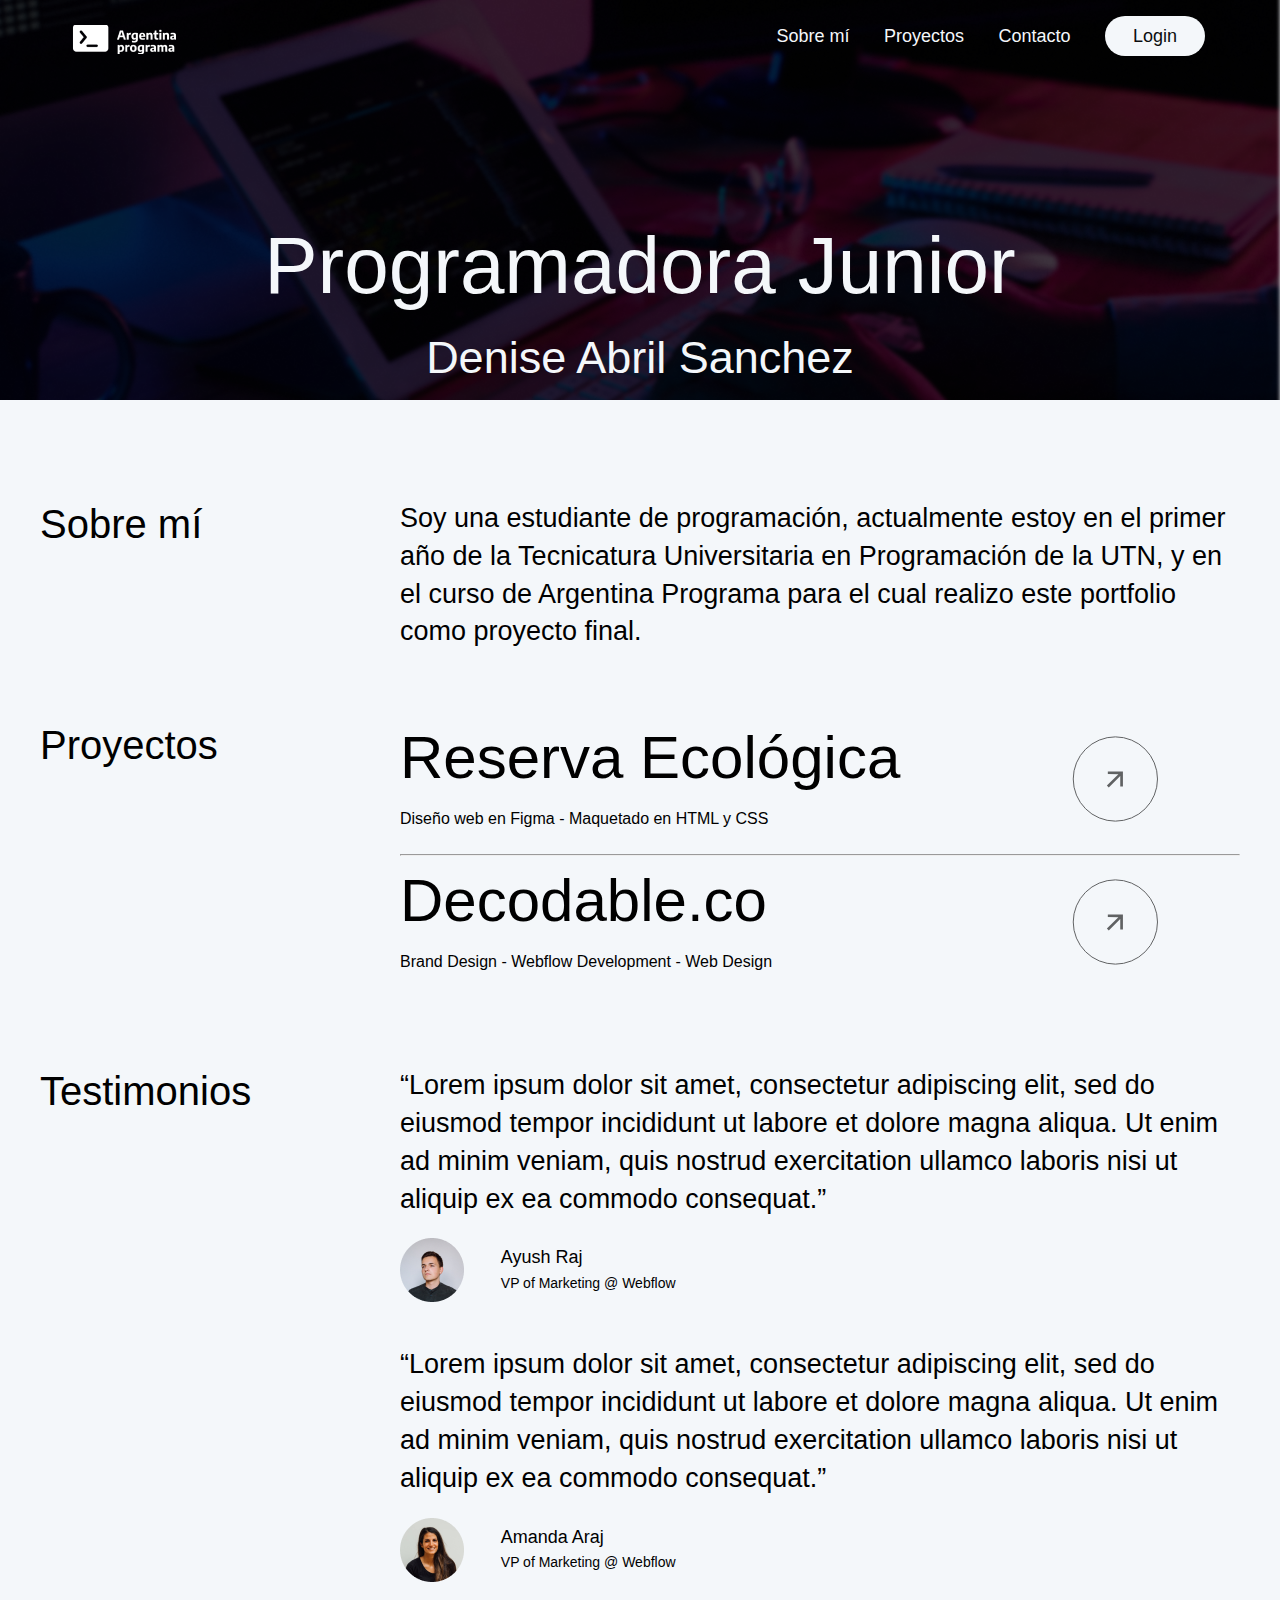
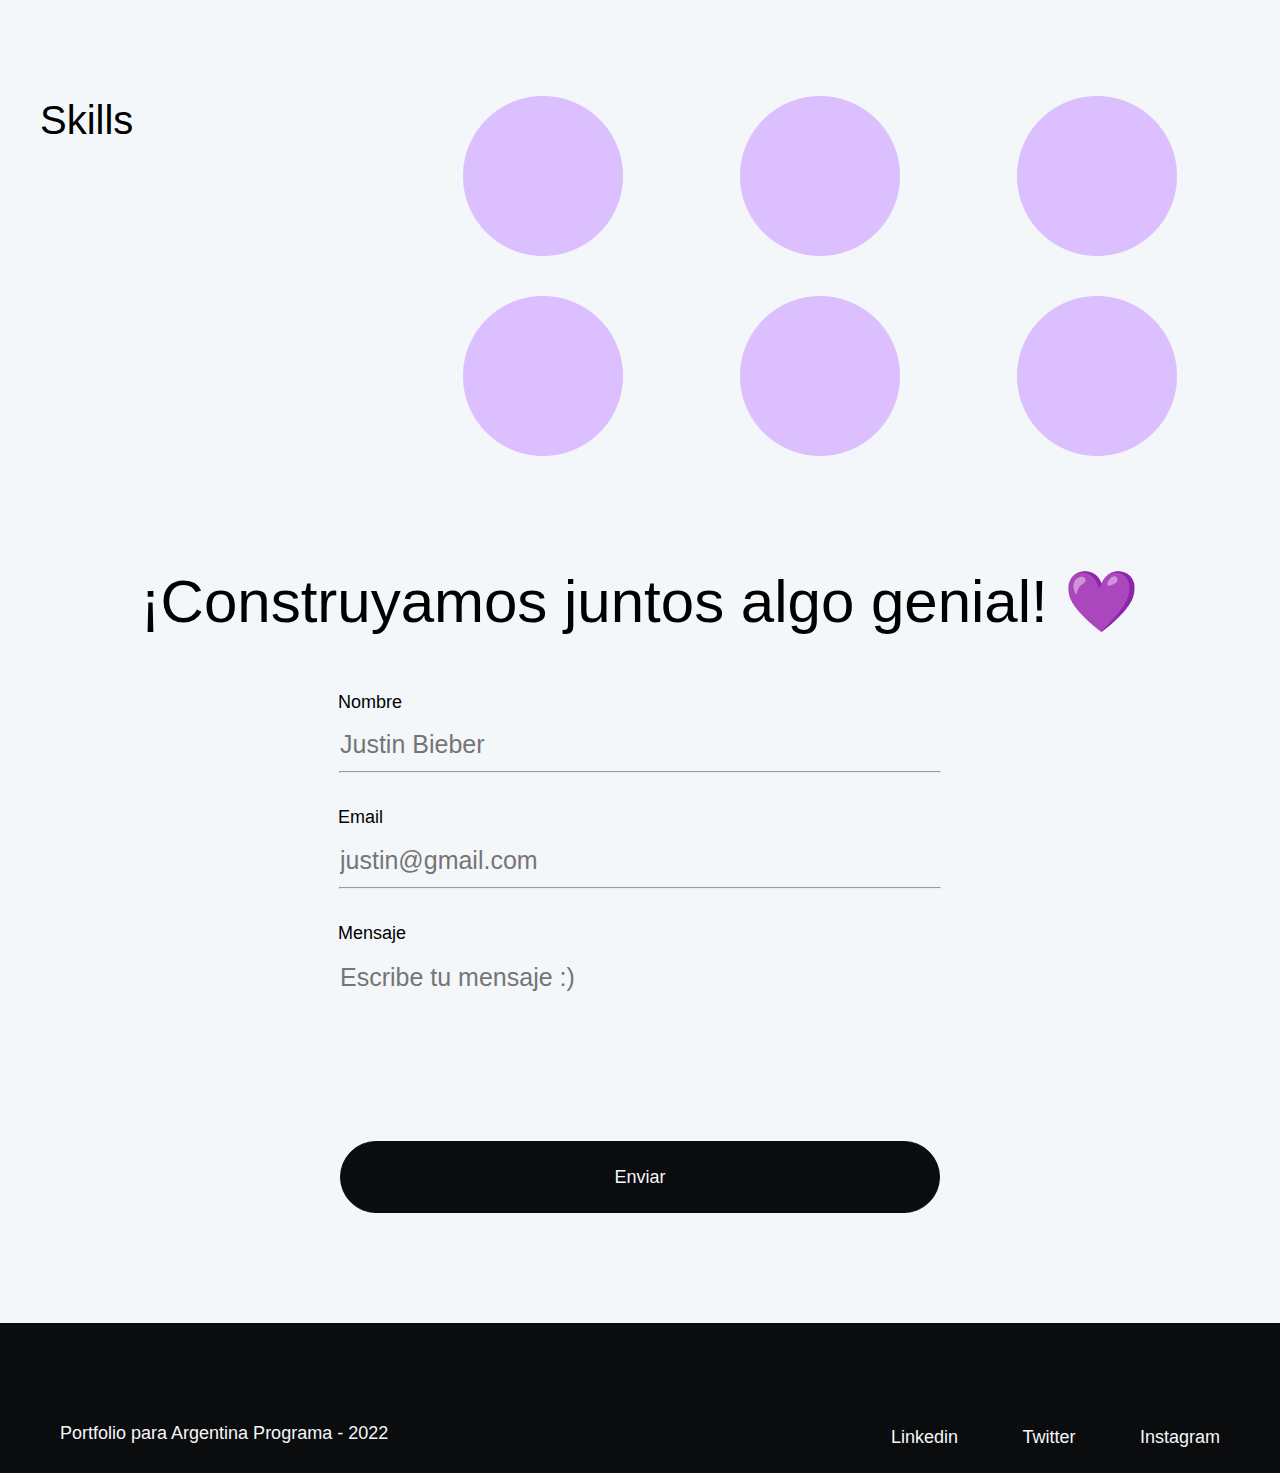
<file: index.html>
<!DOCTYPE html>
<html lang="es">

<head>
    <title>Denise Sanchez</title>
    <meta charset="UTF-8">
    <meta name="description" content="Portfolio desarrollado para Argentina Programa, realizacion del front-end y back-end.">
    <meta name="keywords" content="programador, desarrollador, portfolio, argentina, programa, html, css, angular, front, back">
    <meta name="author" content="Denise Abril Sanchez">
    <meta name="viewport" content="width=device-width, initial-scale=1">
    <link href="css/style.css" rel="stylesheet">
    <link rel="icon" type="image/png" sizes="192x192" href="images/{ }.svg">
    <!-- Bootstrap CSS -->
    <!-- <link href="https://cdn.jsdelivr.net/npm/bootstrap@5.0.1/dist/css/bootstrap.min.css" rel="stylesheet"
        integrity="sha384-+0n0xVW2eSR5OomGNYDnhzAbDsOXxcvSN1TPprVMTNDbiYZCxYbOOl7+AMvyTG2x" crossorigin="anonymous"> -->
</head>

<body>

    <main>

        <header>
            <div class="header-container">

                <div class="titulo-header">
                    <a href="https://www.argentina.gob.ar/produccion/transformacion-digital-y-economia-del-conocimiento/argentina-programa"
                        target="_blank"><img src="images/Logo.png" alt="Logo de argentina programa"></a>
                </div>

                <div class="div-nav">
                    <nav>
                        <ul>
                            <li><a href="#sobre-mi">Sobre mí</a></li>
                            <li><a href="#proyectos">Proyectos</a></li>
                            <li><a href="#contacto">Contacto</a></li>
                            <li><a class="login-boton" href="#login">Login</a></li>
                        </ul>
                    </nav>
                </div>

            </div>
        </header>

        <div class="titulo-programadora">
            <h1>Programadora Junior</h1>
            <h2>Denise Abril Sanchez</h2>
        </div>

    </main>

    <div class="wrapper">
        <section id="sobre-mi" class="grid">

            <div class="titulo">
                <h3>Sobre mí</h3>
            </div>

            <div class="descripcion-sobre-mi">
                <p> Soy una estudiante de programación, actualmente estoy en el primer año de la Tecnicatura
                    Universitaria en Programación de la UTN, y en el curso de Argentina Programa
                    para el cual realizo este portfolio como proyecto final. </p>
            </div>

        </section>

        <section id="proyectos" class="grid">

            <div class="titulo">
                <h3>Proyectos</h3>
            </div>

            <div class="subtitulo-proyectos">

                <section class="proyecto">
                    <div class="texto-proyecto">
                        <h4>Reserva Ecológica</h4>
                        <p>Diseño web en Figma - Maquetado en HTML y CSS</p>
                    </div>
                    <div class="img-proyecto">
                        <a href="https://miprimersitioweb.org.ar/proyectos/2021/reserva/" target="_blank"><img
                                src="images/flecha.svg" alt="flecha"></a>
                    </div>
                </section>

                <hr>

                <section class="proyecto">
                    <div class="texto-proyecto">
                        <h4>Decodable.co</h4>
                        <p>Brand Design - Webflow Development - Web Design</p>
                    </div>
                    <div class="img-proyecto">
                        <a href="https://miprimersitioweb.org.ar/proyectos/2021/reserva/" target="_blank"><img
                                src="images/flecha.svg" alt="flecha"></a>
                    </div>
                </section>
            </div>

        </section>

        <section id="testimonios" class="grid">

            <div class="titulo">
                <h3>Testimonios</h3>
            </div>

            <div class="div-testimonios">
                <section class="testimonio">

                    <div class="descripcion">
                        <p>“Lorem ipsum dolor sit amet, consectetur adipiscing elit,
                            sed do eiusmod tempor incididunt ut labore et dolore magna aliqua.
                            Ut enim ad minim veniam, quis nostrud exercitation ullamco laboris nisi
                            ut aliquip ex ea commodo consequat.”
                        </p>
                    </div>
                    <div class="cliente">
                        <div class="img-cliente">
                            <img src="images/cliente1.png" alt="cliente-1">
                        </div>
                        <div class="datos-cliente">
                            <h4 class="nombre-cliente">Ayush Raj</h4>
                            <p>VP of Marketing @ Webflow</p>
                        </div>
                    </div>

                </section>

                <section class="testimonio">

                    <div class="descripcion">
                        <p>“Lorem ipsum dolor sit amet, consectetur adipiscing elit,
                            sed do eiusmod tempor incididunt ut labore et dolore magna aliqua.
                            Ut enim ad minim veniam, quis nostrud exercitation ullamco laboris nisi
                            ut aliquip ex ea commodo consequat.”
                        </p>
                    </div>

                    <div class="cliente">
                        <div class="img-cliente">
                            <img src="images/cliente2.png" alt="cliente-1">
                        </div>
                        <div class="datos-cliente">
                            <h4 class="nombre-cliente">Amanda Araj</h4>
                            <p>VP of Marketing @ Webflow</p>
                        </div>
                    </div>

                </section>
            </div>
        </section>

        <section id="skills" class="grid">

            <div class="titulo">
                <h3>Skills</h3>
            </div>

            <div class="div-skill">
                <div class="img-skill">
                    <img src="circulo.png" alt="">
                </div>
                <div class="img-skill">
                    <img src="circulo.png" alt="ejemplo de skill">
                </div>
                <div class="img-skill">
                    <img src="circulo.png" alt="ejemplo de skill">
                </div>
                <div class="img-skill">
                    <img src="circulo.png" alt="ejemplo de skill">
                </div>
                <div class="img-skill">
                    <img src="circulo.png" alt="ejemplo de skill">
                </div>
                <div class="img-skill">
                    <img src="circulo.png" alt="ejemplo de skill">
                </div>
            </div>

        </section>

        <form id="contacto">

            <h3 class="titulo-contacto">¡Construyamos juntos algo genial! 💜</h3>

            <div class="datos">
                <label for="form-titulo">Nombre<br>
                    <input required id="form-nombre" type="text" name="nombre" placeholder="Justin Bieber">
                </label>
                <hr>
                <label for="form-titulo">Email<br>
                    <input required id="form-email" type="email" name="email" placeholder="justin@gmail.com">
                </label>
                <hr>
                <label for="form-titulo">Mensaje<br>
                    <textarea id="form-mensaje" type="text" name="mensaje" placeholder="Escribe tu mensaje :)"
                        rows="4"></textarea>
                </label>
                
                <!-- <a class="button" href="mailto:sanchezdeniseabril@gmail.com?Subject=Interesado%20en%20el%20curso">Contactar por correo</a> -->
                <button class="button" type="submit">Enviar</button>
            </div>


        </form>
    </div>

    <footer>

        <div class="footer-p">
            <p>Portfolio para Argentina Programa - 2022</p>
        </div>

        <div class="social">
            <a href="https://www.linkedin.com/" target="_BLANK">Linkedin</a>
            <a href="https://twitter.com/" target="_BLANK">Twitter</a>
            <a href="https://www.instagram.com/" target="_BLANK">Instagram</a>
        </div>

    </footer>

    <!-- Bootstrap JS -->

    <!-- <script src="https://cdn.jsdelivr.net/npm/bootstrap@5.0.1/dist/js/bootstrap.bundle.min.js"
        integrity="sha384-gtEjrD/SeCtmISkJkNUaaKMoLD0//ElJ19smozuHV6z3Iehds+3Ulb9Bn9Plx0x4"
        crossorigin="anonymous"></script> -->

</body>

</html>
</file>
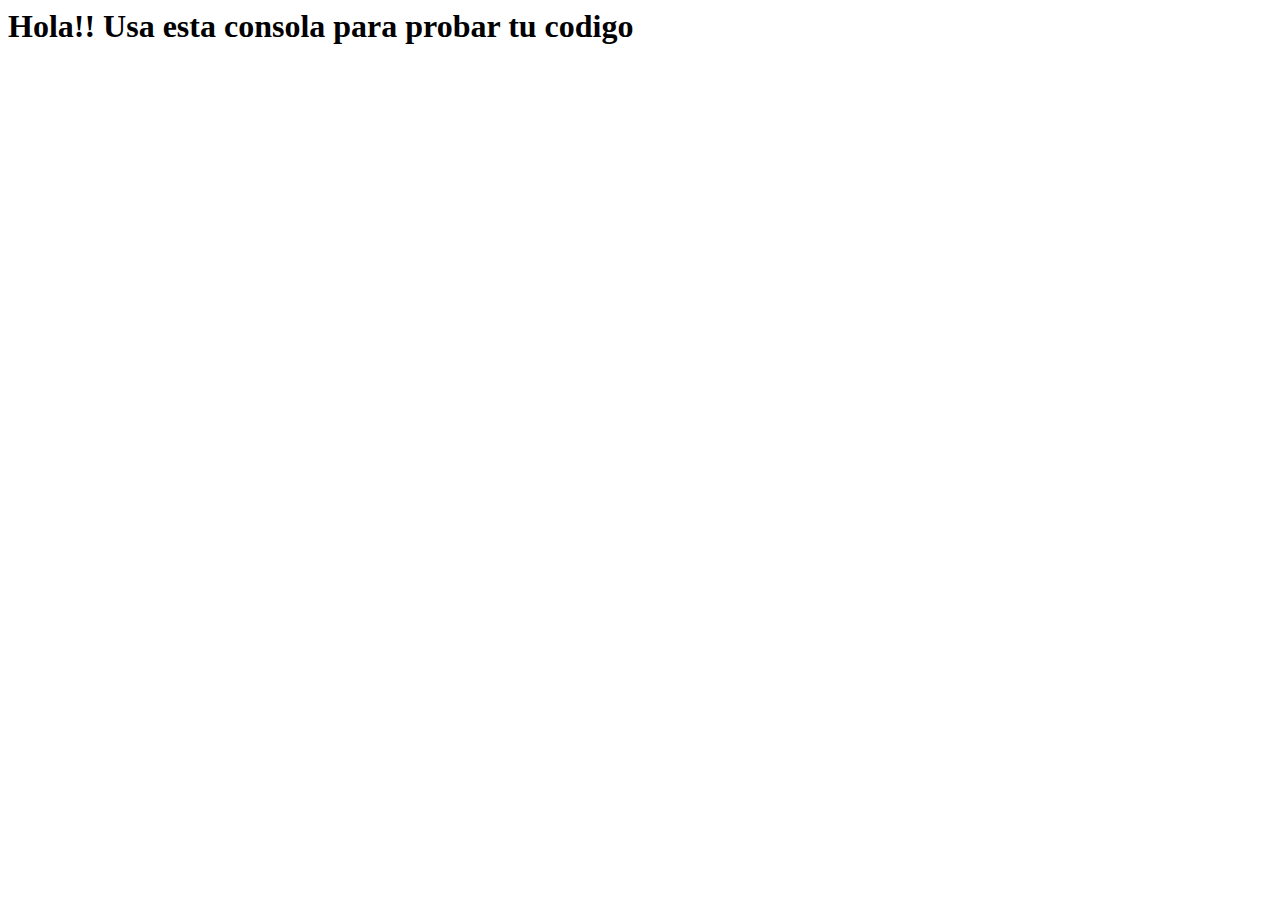
<file: JSON/index.html>
<html>
  <head>
    <meta charset="UTF-8">
    <script src="main.js"></script>
    <!-- <link rel="stylesheet" type="text/css" href="styles.css"> -->
  </head>
  <body>
    <h1>Hola!! Usa esta consola para probar tu codigo</h1>
  
  </body>
</html>
</file>
<file: css/style.css>
:root {
    --font: 'Neue Montreal', sans-serif;
    --negro: #0B0C0E;
    --gris-oscuro: #3C3D3E;
    --gris-claro: #C7D0D9;
    --blanco: #F4F7FA;
}

* {
    font-family: var(--font);
}

body {
    background: var(--blanco);
    margin: 0;
}

.wrapper {
    inline-size: 760px;
    /*ipad*/
    margin: auto;
}

main {
    background-image: url("../images/imagen-developer.png");
    height: 400px;
    background-repeat: no-repeat;
    background-size: cover;
    width: 100%;
}

.header-container {
    display: flex;
    flex-direction: row;
    justify-content: space-between;
    align-items: flex-start;
    height: 220px;
}


.titulo-programadora h1 {
    color: var(--blanco);
    font-style: normal;
    font-weight: 500;
    font-size: 80px;
    margin-block-start: 0px;
    margin-block-end: 20px;
    text-align: center;
}

.titulo-programadora h2 {
    color: var(--blanco);
    font-style: normal;
    font-weight: 500;
    font-size: 45px;
    margin-block-start: 0px;
    margin-block-end: 0px;
    text-align: center;
}

.titulo-header img {
    margin-block-start: 25px;
    margin-inline-start: 60px;
    margin-block-end: 0em;
}

.div-nav {
    margin-block-start: 25px;
}

nav a {
    color: var(--blanco);
    text-decoration: none;
    font-weight: 400;
    font-size: 18px;
    line-height: 22px;
}

nav {
    display: inline;
    margin-inline-end: 60px;
}

nav ul {
    display: inline;
    padding: 0;
}

nav li {
    display: inline;
    margin: 15px;
}

/* FIN HEADER */

.grid {
    display: grid;
    grid-template-columns: 30% 70%;
    margin-block-end: 70px;
}

.div-skill {
    display: grid;
    grid-template-columns: 33% 33% 33%;
    justify-content: center;
    align-items: center;
}

.img-skill {
    display: grid;
    justify-content: center;
    align-items: center;
}

.div-skill img {
    margin-block-end: 40px;
}

.proyecto {
    display: grid;
    grid-template-columns: 80% 20%;
    margin-block-end: 10px;
}

.proyecto img {
    margin-block-start: 15px;
}

#sobre-mi {
    margin-block-start: 100px;
}

.titulo h3 {
    font-style: normal;
    font-weight: 500;
    font-size: 40px;
    line-height: 48px;
    margin-block-start: 0em;
    margin-block-end: 0em;
}

.descripcion-sobre-mi p {
    font-style: normal;
    font-weight: 400;
    font-size: 27px;
    line-height: 140%;
    margin-block-start: 0em;
    margin-block-end: 0em;
}

.grid h4 {
    font-style: normal;
    font-weight: 400;
    font-size: 60px;
    line-height: 73px;
    margin-block-start: 0em;
    margin-block-end: 0em;
}

.descripcion p {
    font-style: normal;
    font-weight: 400;
    font-size: 27px;
    line-height: 140%;
    margin-block-start: 0em;
    margin-block-end: 20px;
}

.cliente {
    display: grid;
    grid-template-columns: 12% 88%;
    margin-block-end: 40px;
    align-content: center;
}

.datos-cliente h4 {
    font-weight: 500;
    font-size: 18px;
    line-height: 160%;
    margin-block-start: 5px;
    margin-block-end: 0em;
}

.datos-cliente p {
    font-style: normal;
    font-weight: 400;
    font-size: 14px;
    line-height: 160%;
    margin-block-start: 0em;
    margin-block-end: 0em;
}


.datos {
    display: flex;
    flex-direction: column;
    align-items: center;
    margin-block-start: 50px;
    margin-block-end: 50px;
}

.datos hr {
    width: 100%;
    float: left;
    width: 600px;
    margin-block-end: 30px;
}

.datos input,
.datos textarea {
    margin-block-start: 10px;
    width: 600px;
    font-style: normal;
    font-weight: 400;
    font-size: 25px;
    line-height: 140%;
    border-style: none;
    background-color: var(--blanco);
}

.datos textarea {
    width: 600px;
    margin-block-end: 30px;
}

textarea {
    resize: none;
}

.datos button,
.datos a {
    width: 600px;
}

form h3 {
    font-style: normal;
    font-weight: 500;
    font-size: 60px;
    line-height: 72px;
    text-align: center;
    margin-block-start: 0em;
    margin-block-end: 0em;
}

label {
    font-style: normal;
    font-weight: 400;
    font-size: 18px;
    line-height: 160%;
}

.button {
    background-color: var(--negro);
    color: var(--blanco);
    border: 1px solid #0B0C0E;
    border-radius: 170px;
    padding: 24px 48px;
    gap: 10px;
    font-style: normal;
    font-weight: 500;
    font-size: 18px;
    line-height: 22px;
    margin-block-end: 60px;
}

footer {
    background-color: var(--negro);
    height: 150px;
    display: flex;
    flex-direction: row;
    justify-content: space-between;
    align-items: flex-end;
}

footer p {
    font-style: normal;
    font-weight: 400;
    font-size: 18px;
    line-height: 160%;
    color: var(--blanco);
    margin-inline-start: 60px;
    margin-block-start: 0em;
    margin-block-end: 25px;
}

footer a {
    color: var(--blanco);
    text-decoration: none;
    font-weight: 400;
    font-size: 18px;
    line-height: 22px;
    margin-inline-end: 60px;
    margin-block-start: 0em;
}

.social {
    margin-block-end: 25px;
}

.img-proyecto img:hover {
    background: rgba(109, 0, 248, 0.08);
    opacity: 0.8;
    border-radius: 180px;
}

.login-boton {
    background-color: var(--blanco);
    color: var(--negro);
    border: 1px solid --blanco;
    border-radius: 170px;
    padding: 10px 28px;
    gap: 10px;
    font-style: normal;
    font-weight: 500;
    font-size: 18px;
    line-height: 22px;
}


@media screen and (min-width: 1023px) {
    .wrapper {
        inline-size: 980px;
        margin: auto;
    }

    /* tablet */
}

@media screen and (min-width: 1280px) {
    .wrapper {
        inline-size: 1200px;
        margin: auto;
    }

    /* laptop */
}
</file>
